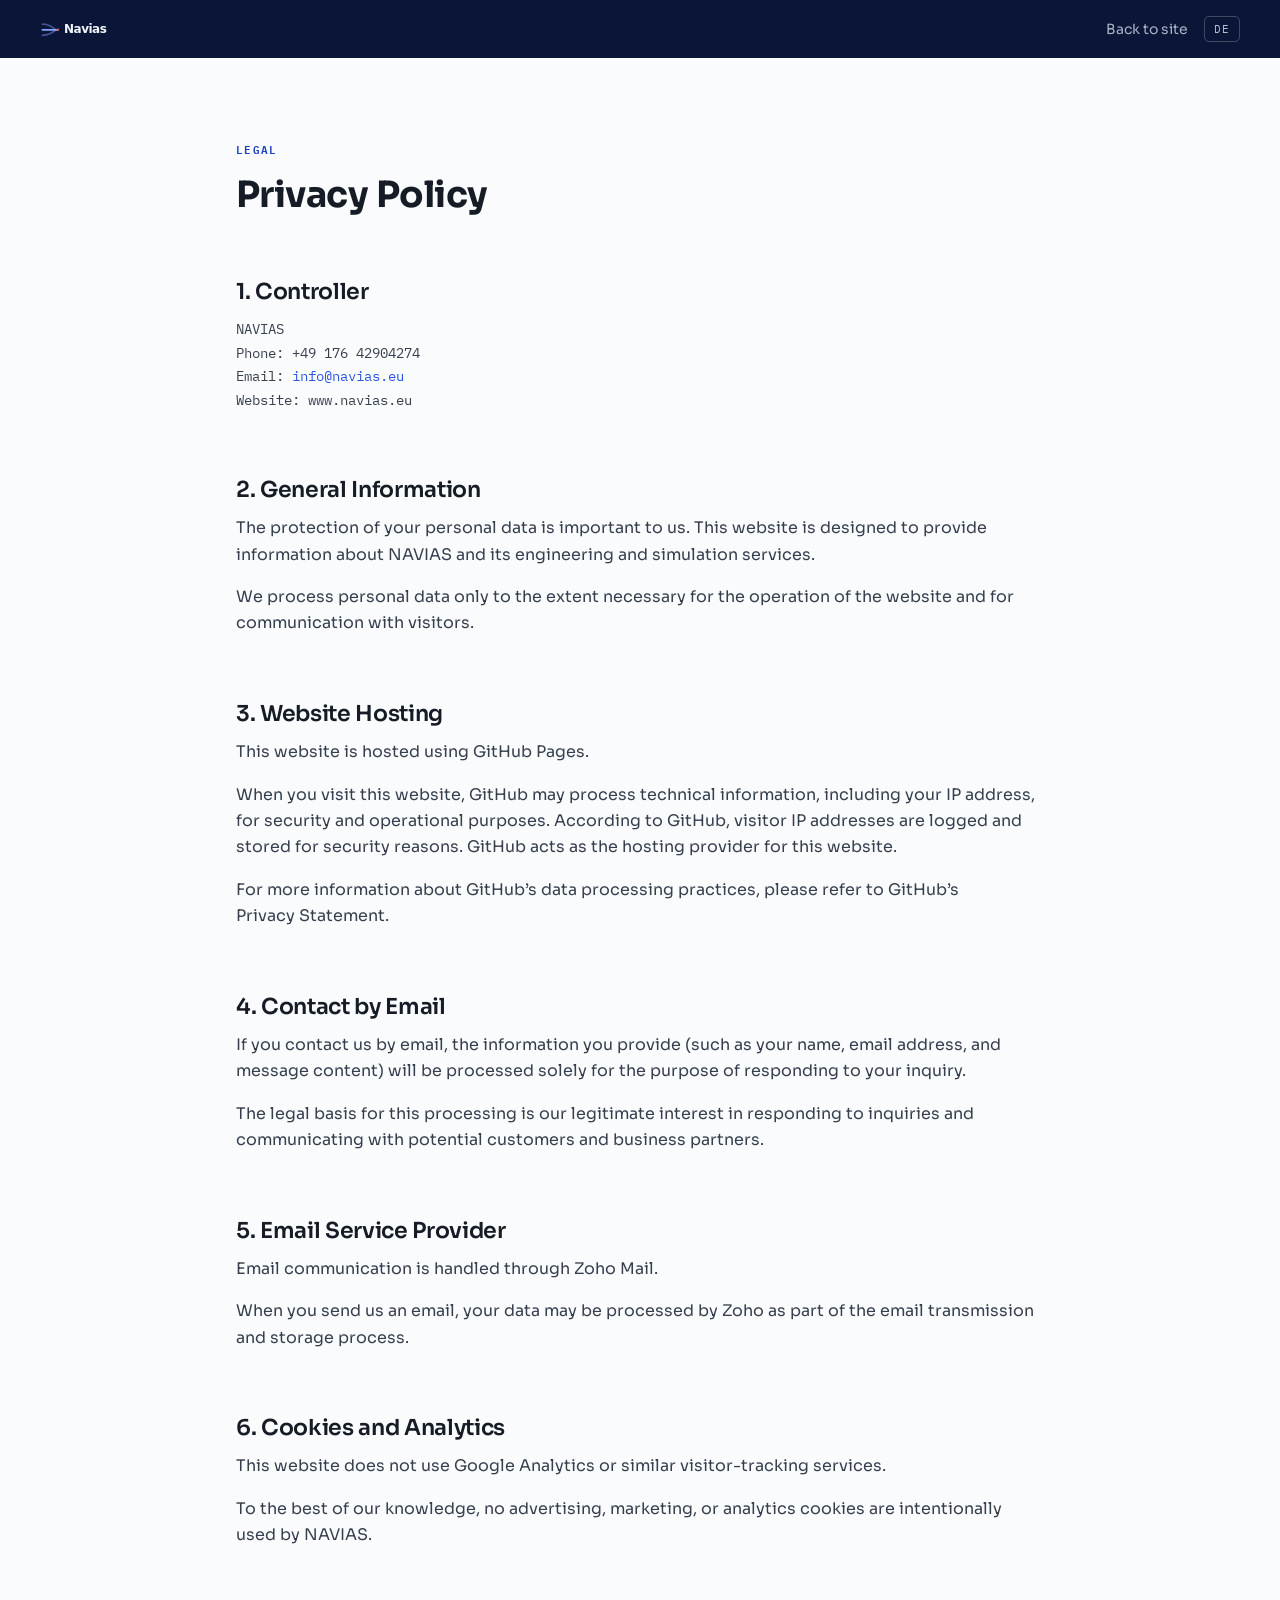
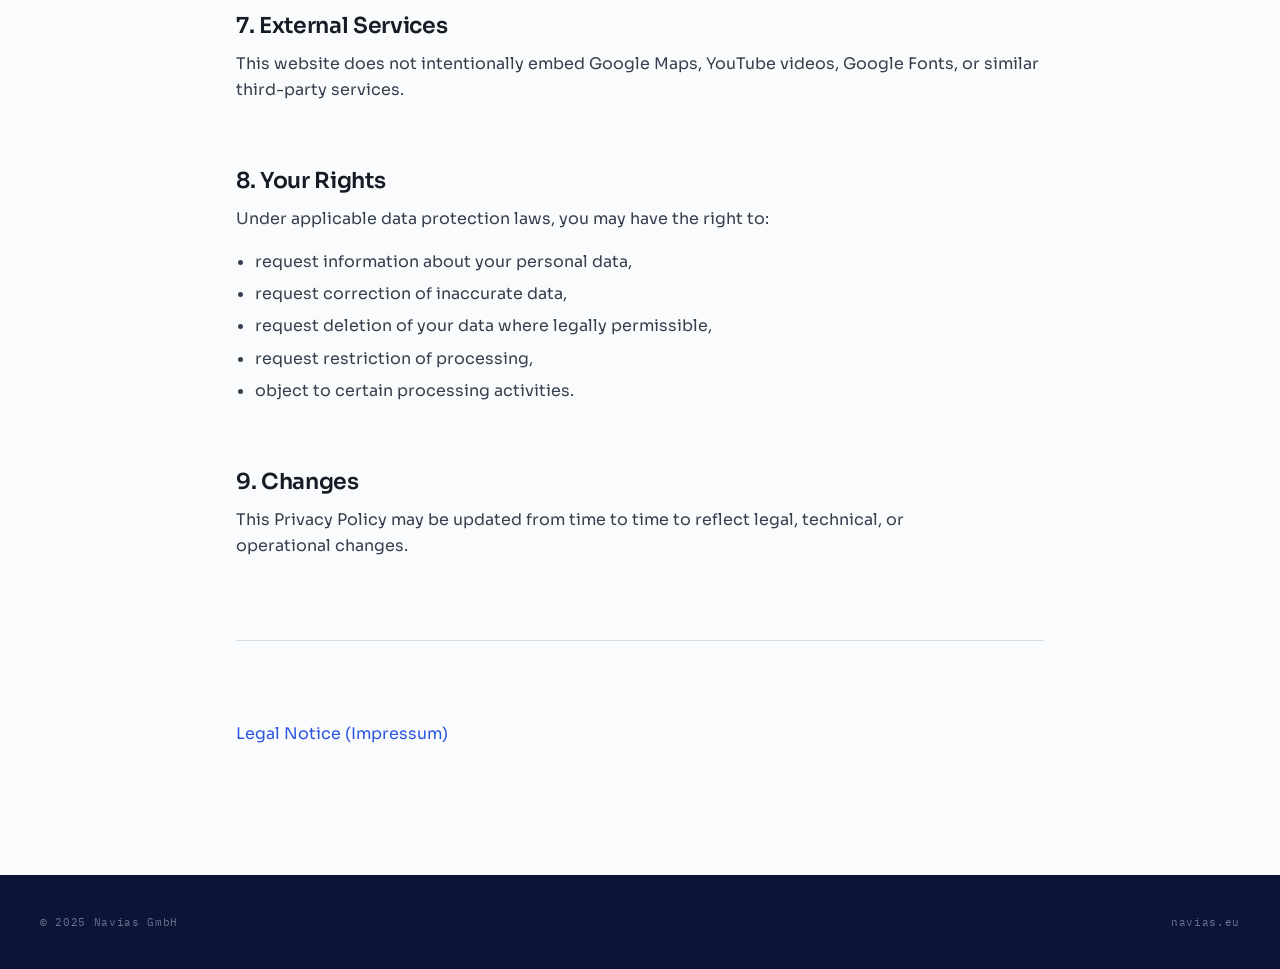
<file: datenschutz.html>
<!doctype html>
<html lang="de">
<head>
<meta charset="utf-8">
<meta name="viewport" content="width=device-width, initial-scale=1">
<title>Datenschutzerklärung — Navias</title>
<link rel="stylesheet" href="styles.css">
<link rel="stylesheet" href="legal.css">
</head>
<body>
<header class="lg-head">
<a href="index.html"><img src="assets/navia-logo-ondark.svg" alt="Navias"></a>
<div class="lg-actions">
<a class="lg-back" href="index.html" data-back-de="Zurück zur Website" data-back-en="Back to site">Back to site</a>
<button class="lg-lang" id="langBtn" aria-label="Switch language">DE</button>
</div>
</header>
<main class="lg-wrap">
<div data-lang="de">
<span class="lg-eyebrow">Rechtliches</span>
<h1>Datenschutzerklärung</h1>
<h2>1. Verantwortlicher</h2>
<p class="lg-addr">NAVIAS
Telefon: +49 176 42904274
E-Mail: <a href="mailto:info@navias.eu">info@navias.eu</a>
Website: www.navias.eu</p>
<h2>2. Allgemeine Hinweise</h2>
<p>Der Schutz Ihrer personenbezogenen Daten ist uns wichtig. Diese Website dient der Information über NAVIAS und die angebotenen Ingenieur- und Simulationsdienstleistungen.</p>
<p>Personenbezogene Daten werden nur insoweit verarbeitet, wie dies für den Betrieb der Website und die Kommunikation mit Besuchern erforderlich ist.</p>
<h2>3. Hosting der Website</h2>
<p>Diese Website wird über GitHub Pages gehostet.</p>
<p>Beim Besuch dieser Website kann GitHub technische Informationen, einschließlich der IP-Adresse der Besucher, zu Sicherheits- und Betriebszwecken verarbeiten. GitHub weist darauf hin, dass IP-Adressen von Besuchern zu Sicherheitszwecken protokolliert und gespeichert werden. GitHub fungiert als Hosting-Anbieter dieser Website.</p>
<p>Weitere Informationen enthält die Datenschutzerklärung von GitHub.</p>
<h2>4. Kontaktaufnahme per E-Mail</h2>
<p>Wenn Sie uns per E-Mail kontaktieren, werden die von Ihnen übermittelten Daten (z. B. Name, E-Mail-Adresse und Inhalt der Nachricht) ausschließlich zur Bearbeitung Ihrer Anfrage verwendet.</p>
<h2>5. E-Mail-Dienstleister</h2>
<p>Für die E-Mail-Kommunikation wird Zoho Mail verwendet.</p>
<p>Im Rahmen der E-Mail-Übertragung und Speicherung können personenbezogene Daten durch Zoho verarbeitet werden.</p>
<h2>6. Cookies und Analyse-Tools</h2>
<p>Diese Website verwendet kein Google Analytics oder vergleichbare Analyse- oder Tracking-Dienste.</p>
<p>Nach aktuellem Kenntnisstand werden von NAVIAS keine Werbe-, Marketing- oder Analyse-Cookies eingesetzt.</p>
<h2>7. Externe Inhalte und Dienste</h2>
<p>Diese Website bindet nach aktuellem Stand keine Google Maps, YouTube-Videos, Google Fonts oder vergleichbare externe Dienste ein.</p>
<h2>8. Ihre Rechte</h2>
<p>Sie haben nach den geltenden Datenschutzvorschriften insbesondere das Recht auf:</p>
<ul>
<li>Auskunft,</li>
<li>Berichtigung,</li>
<li>Löschung,</li>
<li>Einschränkung der Verarbeitung,</li>
<li>Widerspruch gegen bestimmte Verarbeitungen.</li>
</ul>
<h2>9. Änderungen dieser Datenschutzerklärung</h2>
<p>Diese Datenschutzerklärung kann bei rechtlichen, technischen oder organisatorischen Änderungen angepasst werden.</p>
<hr class="lg-rule">
<p><a href="impressum.html">Impressum</a></p>
</div>
<div data-lang="en">
<span class="lg-eyebrow">Legal</span>
<h1>Privacy Policy</h1>
<h2>1. Controller</h2>
<p class="lg-addr">NAVIAS
Phone: +49 176 42904274
Email: <a href="mailto:info@navias.eu">info@navias.eu</a>
Website: www.navias.eu</p>
<h2>2. General Information</h2>
<p>The protection of your personal data is important to us. This website is designed to provide information about NAVIAS and its engineering and simulation services.</p>
<p>We process personal data only to the extent necessary for the operation of the website and for communication with visitors.</p>
<h2>3. Website Hosting</h2>
<p>This website is hosted using GitHub Pages.</p>
<p>When you visit this website, GitHub may process technical information, including your IP address, for security and operational purposes. According to GitHub, visitor IP addresses are logged and stored for security reasons. GitHub acts as the hosting provider for this website.</p>
<p>For more information about GitHub’s data processing practices, please refer to GitHub’s Privacy Statement.</p>
<h2>4. Contact by Email</h2>
<p>If you contact us by email, the information you provide (such as your name, email address, and message content) will be processed solely for the purpose of responding to your inquiry.</p>
<p>The legal basis for this processing is our legitimate interest in responding to inquiries and communicating with potential customers and business partners.</p>
<h2>5. Email Service Provider</h2>
<p>Email communication is handled through Zoho Mail.</p>
<p>When you send us an email, your data may be processed by Zoho as part of the email transmission and storage process.</p>
<h2>6. Cookies and Analytics</h2>
<p>This website does not use Google Analytics or similar visitor-tracking services.</p>
<p>To the best of our knowledge, no advertising, marketing, or analytics cookies are intentionally used by NAVIAS.</p>
<h2>7. External Services</h2>
<p>This website does not intentionally embed Google Maps, YouTube videos, Google Fonts, or similar third-party services.</p>
<h2>8. Your Rights</h2>
<p>Under applicable data protection laws, you may have the right to:</p>
<ul>
<li>request information about your personal data,</li>
<li>request correction of inaccurate data,</li>
<li>request deletion of your data where legally permissible,</li>
<li>request restriction of processing,</li>
<li>object to certain processing activities.</li>
</ul>
<h2>9. Changes</h2>
<p>This Privacy Policy may be updated from time to time to reflect legal, technical, or operational changes.</p>
<hr class="lg-rule">
<p><a href="impressum.html">Legal Notice (Impressum)</a></p>
</div>
</main>
<footer class="lg-foot">
<span>© 2025 Navias GmbH</span>
<a href="index.html">navias.eu</a>
</footer>
<script src="legal.js"></script>
</body>
</html>
</file>
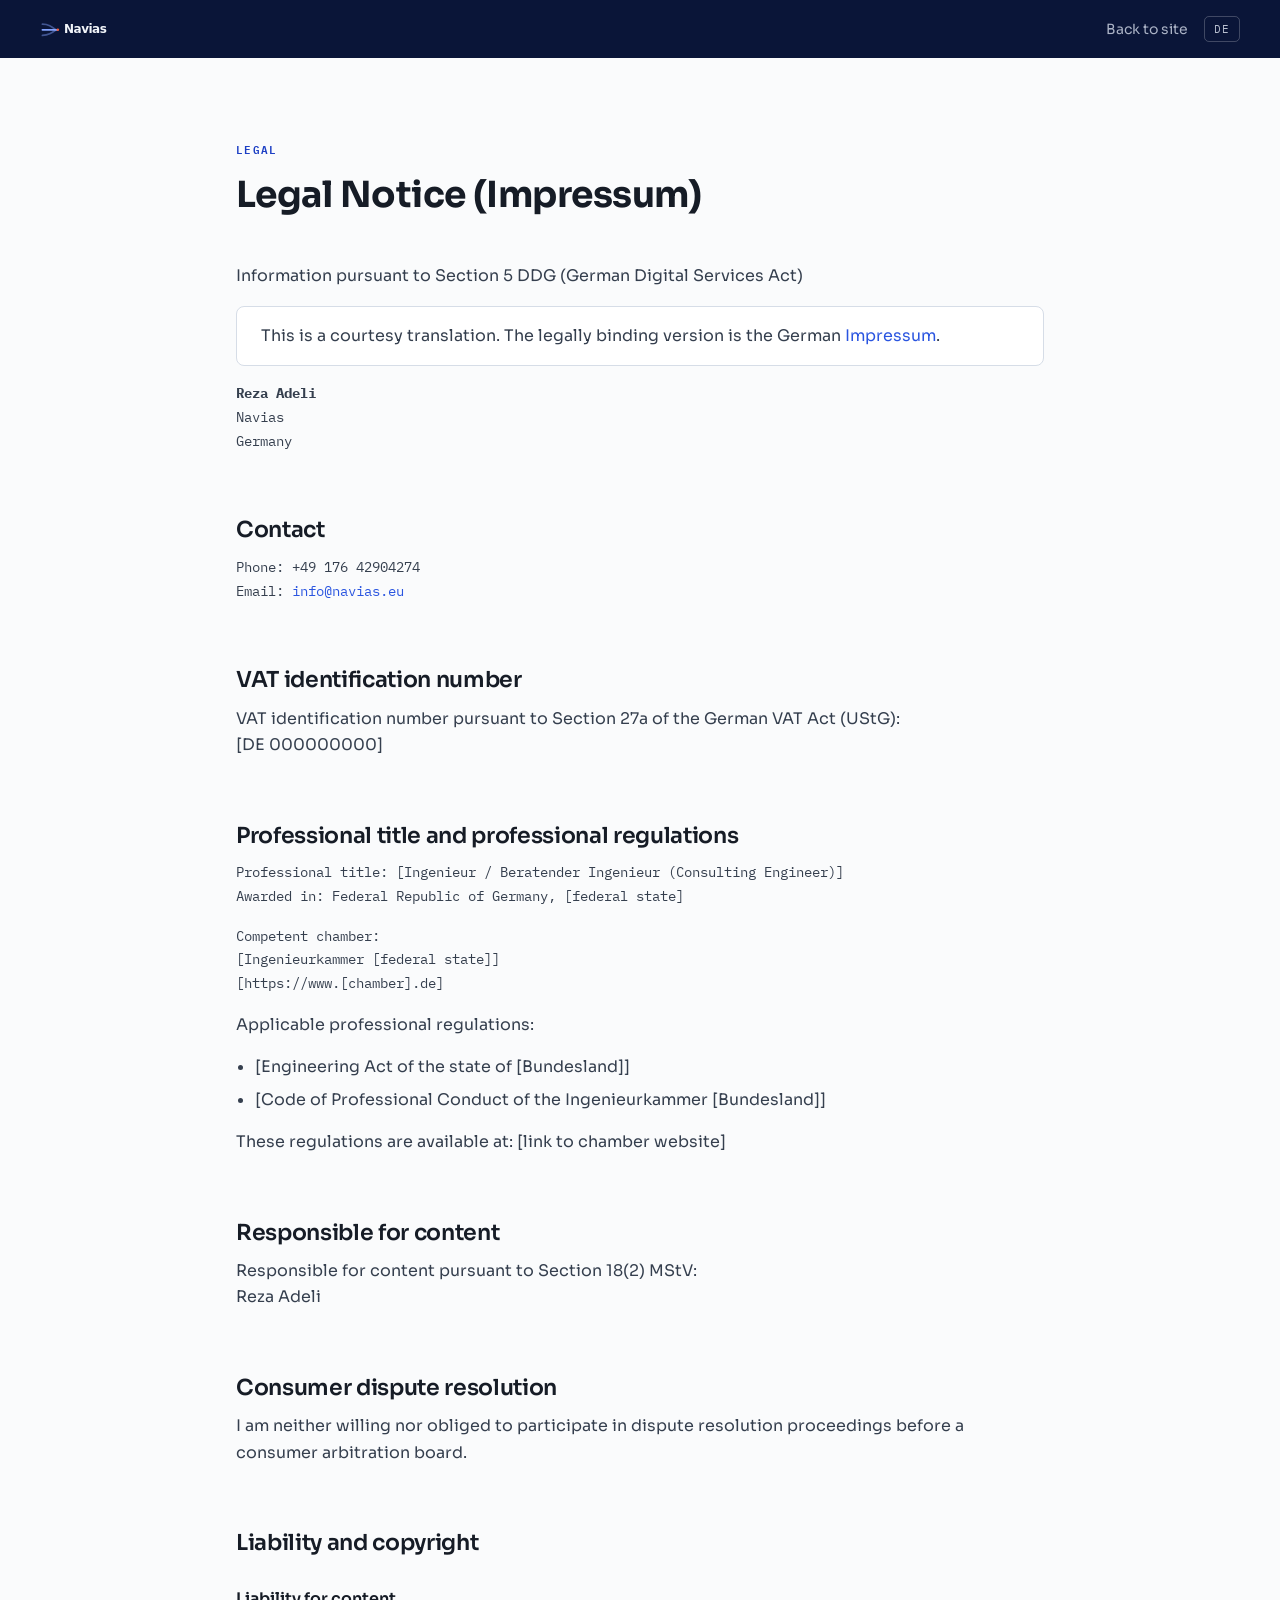
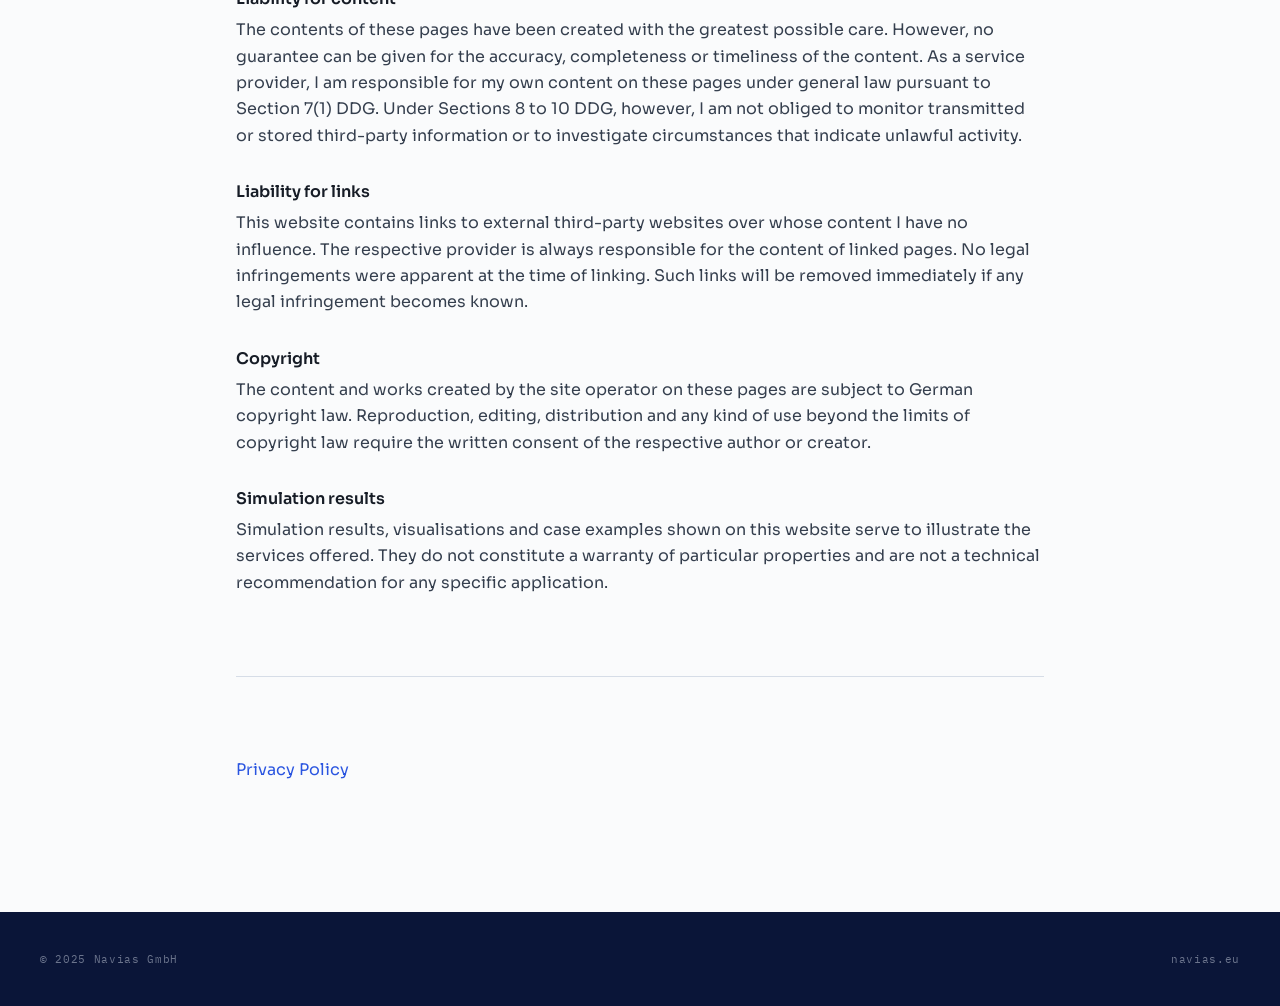
<file: impressum.html>
<!doctype html>
<html lang="de">
<head>
<meta charset="utf-8">
<meta name="viewport" content="width=device-width, initial-scale=1">
<title>Impressum — Navias</title>
<link rel="stylesheet" href="styles.css">
<link rel="stylesheet" href="legal.css">
</head>
<body>
<header class="lg-head">
<a href="index.html"><img src="assets/navia-logo-ondark.svg" alt="Navias"></a>
<div class="lg-actions">
<a class="lg-back" href="index.html" data-back-de="Zurück zur Website" data-back-en="Back to site">Back to site</a>
<button class="lg-lang" id="langBtn" aria-label="Switch language">DE</button>
</div>
</header>
<main class="lg-wrap">
<div data-lang="de">
<span class="lg-eyebrow">Rechtliches</span>
<h1>Impressum</h1>
<p>Angaben gemäß § 5 DDG</p>
<p class="lg-addr"><strong>Reza Adeli</strong>
Navias
Deutschland</p>
<h2>Kontakt</h2>
<p class="lg-addr">Telefon: +49 176 42904274
E-Mail: <a href="mailto:info@navias.eu">info@navias.eu</a></p>
<h2>Umsatzsteuer-Identifikationsnummer</h2>
<p>Umsatzsteuer-Identifikationsnummer gemäß § 27a Umsatzsteuergesetz:<br>[DE 000000000]</p>
<h2>Berufsbezeichnung und berufsrechtliche Regelungen</h2>
<p class="lg-addr">Berufsbezeichnung: [Ingenieur / Beratender Ingenieur]
Verliehen in: Bundesrepublik Deutschland, [Bundesland]</p>
<p class="lg-addr">Zuständige Kammer:
[Ingenieurkammer [Bundesland]]
[https://www.[kammer].de]</p>
<p>Es gelten folgende berufsrechtliche Regelungen:</p>
<ul>
<li>[Ingenieurgesetz des Landes [Bundesland] (z. B. BauKaG, IngG NRW)]</li>
<li>[Berufsordnung der Ingenieurkammer [Bundesland]]</li>
</ul>
<p>Die Regelungen sind einsehbar unter: [Link zur Kammer-Website]</p>
<h2>Redaktionell verantwortlich</h2>
<p>Verantwortlich für den Inhalt nach § 18 Abs. 2 MStV:<br>Reza Adeli</p>
<h2>Verbraucherstreitbeilegung</h2>
<p>Ich bin nicht bereit und nicht verpflichtet, an Streitbeilegungsverfahren vor einer Verbraucherschlichtungsstelle teilzunehmen.</p>
<h2>Haftung und Urheberrecht</h2>
<h3>Haftung für Inhalte</h3>
<p>Die Inhalte dieser Seiten wurden mit größter Sorgfalt erstellt. Für die Richtigkeit, Vollständigkeit und Aktualität der Inhalte kann jedoch keine Gewähr übernommen werden. Als Diensteanbieter bin ich gemäß § 7 Abs. 1 DDG für eigene Inhalte auf diesen Seiten nach den allgemeinen Gesetzen verantwortlich. Nach §§ 8 bis 10 DDG bin ich als Diensteanbieter jedoch nicht verpflichtet, übermittelte oder gespeicherte fremde Informationen zu überwachen oder nach Umständen zu forschen, die auf eine rechtswidrige Tätigkeit hinweisen.</p>
<h3>Haftung für Links</h3>
<p>Dieses Angebot enthält Links zu externen Websites Dritter, auf deren Inhalte ich keinen Einfluss habe. Für die Inhalte der verlinkten Seiten ist stets der jeweilige Anbieter verantwortlich. Zum Zeitpunkt der Verlinkung waren keine Rechtsverstöße erkennbar. Bei Bekanntwerden von Rechtsverletzungen werden derartige Links umgehend entfernt.</p>
<h3>Urheberrecht</h3>
<p>Die durch den Seitenbetreiber erstellten Inhalte und Werke auf diesen Seiten unterliegen dem deutschen Urheberrecht. Die Vervielfältigung, Bearbeitung, Verbreitung und jede Art der Verwertung außerhalb der Grenzen des Urheberrechtes bedürfen der schriftlichen Zustimmung des jeweiligen Autors bzw. Erstellers.</p>
<h3>Simulationsergebnisse</h3>
<p>Auf dieser Website dargestellte Simulationsergebnisse, Visualisierungen und Fallbeispiele dienen der Veranschaulichung der angebotenen Leistungen. Sie stellen keine Zusicherung bestimmter Eigenschaften und keine technische Empfehlung für konkrete Anwendungsfälle dar.</p>
<hr class="lg-rule">
<p><a href="datenschutz.html">Datenschutzerklärung</a></p>
</div>
<div data-lang="en">
<span class="lg-eyebrow">Legal</span>
<h1>Legal Notice (Impressum)</h1>
<p>Information pursuant to Section 5 DDG (German Digital Services Act)</p>
<div class="lg-note"><p>This is a courtesy translation. The legally binding version is the German <a href="impressum.html" id="deLink">Impressum</a>.</p></div>
<p class="lg-addr"><strong>Reza Adeli</strong>
Navias
Germany</p>
<h2>Contact</h2>
<p class="lg-addr">Phone: +49 176 42904274
Email: <a href="mailto:info@navias.eu">info@navias.eu</a></p>
<h2>VAT identification number</h2>
<p>VAT identification number pursuant to Section 27a of the German VAT Act (UStG):<br>[DE 000000000]</p>
<h2>Professional title and professional regulations</h2>
<p class="lg-addr">Professional title: [Ingenieur / Beratender Ingenieur (Consulting Engineer)]
Awarded in: Federal Republic of Germany, [federal state]</p>
<p class="lg-addr">Competent chamber:
[Ingenieurkammer [federal state]]
[https://www.[chamber].de]</p>
<p>Applicable professional regulations:</p>
<ul>
<li>[Engineering Act of the state of [Bundesland]]</li>
<li>[Code of Professional Conduct of the Ingenieurkammer [Bundesland]]</li>
</ul>
<p>These regulations are available at: [link to chamber website]</p>
<h2>Responsible for content</h2>
<p>Responsible for content pursuant to Section 18(2) MStV:<br>Reza Adeli</p>
<h2>Consumer dispute resolution</h2>
<p>I am neither willing nor obliged to participate in dispute resolution proceedings before a consumer arbitration board.</p>
<h2>Liability and copyright</h2>
<h3>Liability for content</h3>
<p>The contents of these pages have been created with the greatest possible care. However, no guarantee can be given for the accuracy, completeness or timeliness of the content. As a service provider, I am responsible for my own content on these pages under general law pursuant to Section 7(1) DDG. Under Sections 8 to 10 DDG, however, I am not obliged to monitor transmitted or stored third-party information or to investigate circumstances that indicate unlawful activity.</p>
<h3>Liability for links</h3>
<p>This website contains links to external third-party websites over whose content I have no influence. The respective provider is always responsible for the content of linked pages. No legal infringements were apparent at the time of linking. Such links will be removed immediately if any legal infringement becomes known.</p>
<h3>Copyright</h3>
<p>The content and works created by the site operator on these pages are subject to German copyright law. Reproduction, editing, distribution and any kind of use beyond the limits of copyright law require the written consent of the respective author or creator.</p>
<h3>Simulation results</h3>
<p>Simulation results, visualisations and case examples shown on this website serve to illustrate the services offered. They do not constitute a warranty of particular properties and are not a technical recommendation for any specific application.</p>
<hr class="lg-rule">
<p><a href="datenschutz.html">Privacy Policy</a></p>
</div>
</main>
<footer class="lg-foot">
<span>© 2025 Navias GmbH</span>
<a href="index.html">navias.eu</a>
</footer>
<script src="legal.js"></script>
</body>
</html>
</file>
<file: styles.css>
/* Navias Design System — flattened tokens (self-contained) */

/* ===== tokens/fonts.css ===== */
/* ============================================================
   Navia — Webfonts
   Geometric sans (Sora) + engineering mono (IBM Plex Mono).
   NOTE: Loaded from Google Fonts CDN. For production, self-host
   the .woff2 binaries and replace the @import below with local
   @font-face rules. Flagged to the team.
   ============================================================ */

@import url('https://fonts.googleapis.com/css2?family=Sora:wght@300;400;500;600;700;800&family=IBM+Plex+Mono:wght@400;500;600&display=swap');


/* ===== tokens/colors.css ===== */
/* ============================================================
   Navia — Color tokens
   Direction: deep aerospace blue, cool titanium neutrals, and a
   restrained thermal signal (heatmap) for simulation data.
   Base scales first, then semantic aliases. Light-first with a
   [data-theme="dark"] scope.
   ============================================================ */

:root {
  /* ---- Brand: Aerospace blue ---------------------------------- */
  --blue-50:  #eef3ff;
  --blue-100: #d9e4ff;
  --blue-200: #b3c8ff;
  --blue-300: #84a4ff;
  --blue-400: #4f78f5;
  --blue-500: #2a55e0;   /* primary */
  --blue-600: #1c3fc4;   /* primary pressed */
  --blue-700: #18329b;
  --blue-800: #142878;
  --blue-900: #0f1f5c;
  --blue-950: #0a1538;   /* deep navy ground */

  /* ---- Neutrals: cool titanium/steel -------------------------- */
  --steel-0:   #ffffff;
  --steel-25:  #fafbfc;
  --steel-50:  #f4f6f9;
  --steel-100: #e9edf3;
  --steel-200: #d6dde7;
  --steel-300: #b9c3d2;
  --steel-400: #8c98ab;
  --steel-500: #647186;
  --steel-600: #495567;
  --steel-700: #353f4e;
  --steel-800: #232b37;
  --steel-900: #161c26;
  --steel-950: #0d121a;

  /* ---- Thermal signal (heatmap / simulation data) ------------- */
  --thermal-cool:  #1fb6c9;   /* cyan / low temp */
  --thermal-mid:   #f2b441;   /* amber / mid */
  --thermal-hot:   #ef5a3c;   /* orange-red / high */
  --thermal-peak:  #c4233c;   /* crimson / peak */

  /* ---- Functional semantics ----------------------------------- */
  --green-500:  #1f9d6b;   /* nominal / pass */
  --green-50:   #e6f5ee;
  --amber-500:  #d98a17;   /* caution */
  --amber-50:   #fbf1df;
  --red-500:    #d83b3b;   /* fault / fail */
  --red-50:     #fbe9e9;

  /* ---- Signature gradients ------------------------------------ */
  --grad-thermal: linear-gradient(90deg, var(--thermal-cool) 0%, var(--thermal-mid) 48%, var(--thermal-hot) 78%, var(--thermal-peak) 100%);
  --grad-deep:    linear-gradient(160deg, var(--blue-900) 0%, var(--blue-950) 60%, var(--steel-950) 100%);
  --grad-mesh:    radial-gradient(120% 120% at 100% 0%, rgba(42,85,224,0.16) 0%, rgba(42,85,224,0) 55%); /* @kind color */

  /* ============================================================
     SEMANTIC ALIASES — light mode (default)
     ============================================================ */

  /* Surfaces */
  --surface-page:    var(--steel-25);
  --surface-card:    var(--steel-0);
  --surface-sunken:  var(--steel-50);
  --surface-raised:  var(--steel-0);
  --surface-inverse: var(--blue-950);
  --surface-hover:   var(--steel-50);
  --surface-active:  var(--steel-100);

  /* Text */
  --text-strong:   var(--steel-900);
  --text-body:     var(--steel-700);
  --text-muted:    var(--steel-500);
  --text-subtle:   var(--steel-400);
  --text-inverse:  var(--steel-0);
  --text-link:     var(--blue-500);
  --text-brand:    var(--blue-600);

  /* Borders / lines */
  --border-subtle: var(--steel-100);
  --border-default:var(--steel-200);
  --border-strong: var(--steel-300);
  --border-focus:  var(--blue-400);
  --hairline:      rgba(13,18,26,0.08);

  /* Brand / interactive */
  --brand:           var(--blue-500);
  --brand-hover:     var(--blue-600);
  --brand-pressed:   var(--blue-700);
  --brand-subtle-bg: var(--blue-50);
  --brand-ring:      rgba(42,85,224,0.32);

  /* Accent (used sparingly) */
  --accent:          var(--thermal-hot);
  --accent-subtle-bg:#fdeee9;

  /* Status */
  --status-ok:     var(--green-500);
  --status-ok-bg:  var(--green-50);
  --status-warn:   var(--amber-500);
  --status-warn-bg:var(--amber-50);
  --status-fault:  var(--red-500);
  --status-fault-bg:var(--red-50);

  /* Data viz ramp (discrete) */
  --viz-1: var(--blue-500);
  --viz-2: var(--thermal-cool);
  --viz-3: var(--thermal-mid);
  --viz-4: var(--thermal-hot);
  --viz-5: var(--steel-500);
}

/* ============================================================
   SEMANTIC ALIASES — dark mode
   ============================================================ */
[data-theme="dark"] {
  --surface-page:    var(--steel-950);
  --surface-card:    #131a24;
  --surface-sunken:  #0d1018;
  --surface-raised:  #1a2230;
  --surface-inverse: var(--steel-0);
  --surface-hover:   #1a222e;
  --surface-active:  #212b39;

  --text-strong:   #f2f5fa;
  --text-body:     #c2ccdb;
  --text-muted:    #8593a8;
  --text-subtle:   #5e6c80;
  --text-inverse:  var(--steel-900);
  --text-link:     var(--blue-300);
  --text-brand:    var(--blue-300);

  --border-subtle: rgba(255,255,255,0.06);
  --border-default:rgba(255,255,255,0.10);
  --border-strong: rgba(255,255,255,0.18);
  --border-focus:  var(--blue-400);
  --hairline:      rgba(255,255,255,0.08);

  --brand:           var(--blue-400);
  --brand-hover:     var(--blue-300);
  --brand-pressed:   var(--blue-200);
  --brand-subtle-bg: rgba(42,85,224,0.16);
  --brand-ring:      rgba(79,120,245,0.40);

  --accent:          var(--thermal-hot);
  --accent-subtle-bg:rgba(239,90,60,0.16);

  --status-ok-bg:  rgba(31,157,107,0.16);
  --status-warn-bg:rgba(217,138,23,0.16);
  --status-fault-bg:rgba(216,59,59,0.16);
}


/* ===== tokens/typography.css ===== */
/* ============================================================
   Navia — Typography tokens
   Geometric sans (Sora) for UI + display; mono (IBM Plex Mono)
   for data, labels, specs, and code. Tight, technical rhythm.
   ============================================================ */

:root {
  /* ---- Families --------------------------------------------- */
  --font-sans: 'Sora', system-ui, -apple-system, 'Segoe UI', sans-serif;
  --font-display: 'Sora', system-ui, sans-serif;
  --font-mono: 'IBM Plex Mono', ui-monospace, 'SF Mono', Menlo, monospace;

  /* ---- Weights ---------------------------------------------- */
  --fw-light: 300;      /* @kind font */
  --fw-regular: 400;    /* @kind font */
  --fw-medium: 500;     /* @kind font */
  --fw-semibold: 600;   /* @kind font */
  --fw-bold: 700;       /* @kind font */
  --fw-extrabold: 800;  /* @kind font */

  /* ---- Type scale (1.250 major-third-ish, tuned) ------------ */
  --text-2xs: 0.6875rem;  /* 11px — mono micro labels */
  --text-xs:  0.75rem;    /* 12px */
  --text-sm:  0.875rem;   /* 14px */
  --text-base:1rem;       /* 16px */
  --text-md:  1.125rem;   /* 18px */
  --text-lg:  1.375rem;   /* 22px */
  --text-xl:  1.75rem;    /* 28px */
  --text-2xl: 2.25rem;    /* 36px */
  --text-3xl: 3rem;       /* 48px */
  --text-4xl: 3.75rem;    /* 60px */
  --text-5xl: 4.75rem;    /* 76px */

  /* ---- Line heights ----------------------------------------- */
  --leading-none: 1;
  --leading-tight: 1.12;
  --leading-snug: 1.28;
  --leading-normal: 1.5;
  --leading-relaxed: 1.65;

  /* ---- Letter spacing --------------------------------------- */
  --tracking-tighter: -0.03em;
  --tracking-tight: -0.015em;
  --tracking-normal: 0;
  --tracking-wide: 0.04em;
  --tracking-wider: 0.08em;
  --tracking-mono-label: 0.12em;  /* uppercase mono eyebrows */

  /* ---- Semantic roles --------------------------------------- */
  --display-font: var(--font-display);
  --display-weight: var(--fw-bold);
  --display-tracking: var(--tracking-tighter);
  --display-leading: var(--leading-tight);

  --heading-font: var(--font-sans);
  --heading-weight: var(--fw-semibold);
  --heading-tracking: var(--tracking-tight);

  --body-font: var(--font-sans);
  --body-weight: var(--fw-regular);
  --body-leading: var(--leading-relaxed);

  --label-font: var(--font-mono);
  --label-weight: var(--fw-medium);
  --label-tracking: var(--tracking-mono-label);
}


/* ===== tokens/spacing.css ===== */
/* ============================================================
   Navia — Spacing, radius, shadow, motion, layout
   8px base grid with a few sub-steps. Cool, low-diffusion
   shadows (engineered, not soft/blobby). Crisp radii.
   ============================================================ */

:root {
  /* ---- Spacing (8px grid) ----------------------------------- */
  --space-0: 0;
  --space-1: 0.25rem;   /* 4 */
  --space-2: 0.5rem;    /* 8 */
  --space-3: 0.75rem;   /* 12 */
  --space-4: 1rem;      /* 16 */
  --space-5: 1.5rem;    /* 24 */
  --space-6: 2rem;      /* 32 */
  --space-7: 2.5rem;    /* 40 */
  --space-8: 3rem;      /* 48 */
  --space-9: 4rem;      /* 64 */
  --space-10: 5rem;     /* 80 */
  --space-12: 7rem;     /* 112 */
  --space-16: 9.5rem;   /* 152 */

  /* ---- Radius (crisp, mechanical) --------------------------- */
  --radius-xs: 3px;
  --radius-sm: 5px;
  --radius-md: 8px;
  --radius-lg: 12px;
  --radius-xl: 18px;
  --radius-2xl: 26px;
  --radius-pill: 999px;

  /* ---- Borders ---------------------------------------------- */
  --border-width: 1px;          /* @kind other */
  --border-width-strong: 1.5px; /* @kind other */

  /* ---- Shadows (cool, tight, low-spread) -------------------- */
  --shadow-xs: 0 1px 2px rgba(13,18,26,0.06);
  --shadow-sm: 0 1px 3px rgba(13,18,26,0.08), 0 1px 2px rgba(13,18,26,0.04);
  --shadow-md: 0 4px 12px rgba(13,18,26,0.08), 0 2px 4px rgba(13,18,26,0.04);
  --shadow-lg: 0 12px 28px rgba(13,18,26,0.12), 0 4px 8px rgba(13,18,26,0.05);
  --shadow-xl: 0 24px 56px rgba(13,18,26,0.16), 0 8px 16px rgba(13,18,26,0.06);
  --shadow-brand: 0 6px 20px rgba(42,85,224,0.28);
  --ring-focus: 0 0 0 3px var(--brand-ring);
  --inset-line: inset 0 0 0 1px var(--hairline);

  /* ---- Motion ----------------------------------------------- */
  --ease-out: cubic-bezier(0.22, 1, 0.36, 1);      /* @kind other */
  --ease-in-out: cubic-bezier(0.65, 0, 0.35, 1);   /* @kind other */
  --ease-standard: cubic-bezier(0.4, 0, 0.2, 1);   /* @kind other */
  --dur-fast: 120ms;    /* @kind other */
  --dur-base: 200ms;    /* @kind other */
  --dur-slow: 360ms;    /* @kind other */
  --dur-slower: 600ms;  /* @kind other */

  /* ---- Layout ----------------------------------------------- */
  --container-sm: 640px;   /* @kind spacing */
  --container-md: 880px;   /* @kind spacing */
  --container-lg: 1120px;  /* @kind spacing */
  --container-xl: 1320px;  /* @kind spacing */
  --gutter: var(--space-5);
  --header-h: 68px;        /* @kind spacing */

  /* ---- Z-index ---------------------------------------------- */
  --z-base: 0;        /* @kind other */
  --z-raised: 10;     /* @kind other */
  --z-sticky: 100;    /* @kind other */
  --z-overlay: 1000;  /* @kind other */
  --z-modal: 1100;    /* @kind other */
  --z-toast: 1200;    /* @kind other */
}
</file>
<file: legal.css>
html,body{margin:0;padding:0}*,*::before,*::after{box-sizing:border-box}
body{font-family:var(--font-sans);color:var(--text-body);background:var(--surface-page)}
a{color:var(--text-link);text-decoration:none}a:hover{text-decoration:underline}
.lg-head{position:sticky;top:0;z-index:10;background:var(--blue-950);padding:var(--space-4) var(--space-7);display:flex;align-items:center;justify-content:space-between;gap:var(--space-5)}
.lg-head img{height:24px;display:block}
.lg-actions{display:flex;align-items:center;gap:var(--space-4)}
.lg-back{font-family:var(--font-sans);font-size:var(--text-sm);color:rgba(226,232,245,.75)}
.lg-back:hover{color:#fff;text-decoration:none}
.lg-lang{appearance:none;border:1px solid rgba(255,255,255,.22);background:transparent;cursor:pointer;padding:5px 9px;border-radius:var(--radius-sm);font-family:var(--font-mono);font-size:var(--text-2xs);letter-spacing:.08em;color:rgba(226,232,245,.8)}
.lg-lang:hover{border-color:rgba(255,255,255,.45);color:#fff}
.lg-wrap{max-width:74ch;margin:0 auto;padding:var(--space-10) var(--space-7) var(--space-12)}
.lg-eyebrow{font-family:var(--font-mono);font-size:var(--text-2xs);letter-spacing:.12em;text-transform:uppercase;color:var(--text-brand);font-weight:600}
h1{margin:var(--space-4) 0 var(--space-8);font-family:var(--font-display);font-size:var(--text-2xl);font-weight:var(--fw-bold);letter-spacing:var(--tracking-tight);color:var(--text-strong);line-height:1.12}
h2{margin:var(--space-9) 0 var(--space-3);font-family:var(--font-display);font-size:var(--text-lg);font-weight:var(--fw-semibold);letter-spacing:var(--tracking-tight);color:var(--text-strong);line-height:1.2}
h3{margin:var(--space-6) 0 var(--space-2);font-family:var(--font-sans);font-size:var(--text-base);font-weight:600;color:var(--text-strong)}
p,li{font-family:var(--font-sans);font-size:var(--text-base);line-height:var(--leading-relaxed);color:var(--text-body);text-wrap:pretty}
p{margin:0 0 var(--space-4)}
ul{margin:0 0 var(--space-4);padding-left:1.2em;display:flex;flex-direction:column;gap:6px}
.lg-addr{font-family:var(--font-mono);font-size:var(--text-sm);line-height:1.7;color:var(--text-body);margin:0 0 var(--space-4);white-space:pre-line}
.lg-note{margin:0 0 var(--space-4);padding:var(--space-4) var(--space-5);background:var(--surface-card);border:1px solid var(--border-default);border-radius:var(--radius-md);font-size:var(--text-sm);color:var(--text-body)}
.lg-note p:last-child{margin:0}
.lg-rule{height:1px;background:var(--border-default);border:0;margin:var(--space-10) 0}
.lg-foot{background:var(--blue-950);padding:var(--space-7);display:flex;justify-content:space-between;gap:var(--space-4);flex-wrap:wrap}
.lg-foot span,.lg-foot a{font-family:var(--font-mono);font-size:var(--text-2xs);letter-spacing:.06em;color:rgba(226,232,245,.45)}
.lg-foot a:hover{color:rgba(226,232,245,.8);text-decoration:none}
[data-lang]{display:none}[data-lang].on{display:block}
@media (max-width:640px){.lg-wrap{padding:var(--space-8) var(--space-5) var(--space-10)}}
</file>
